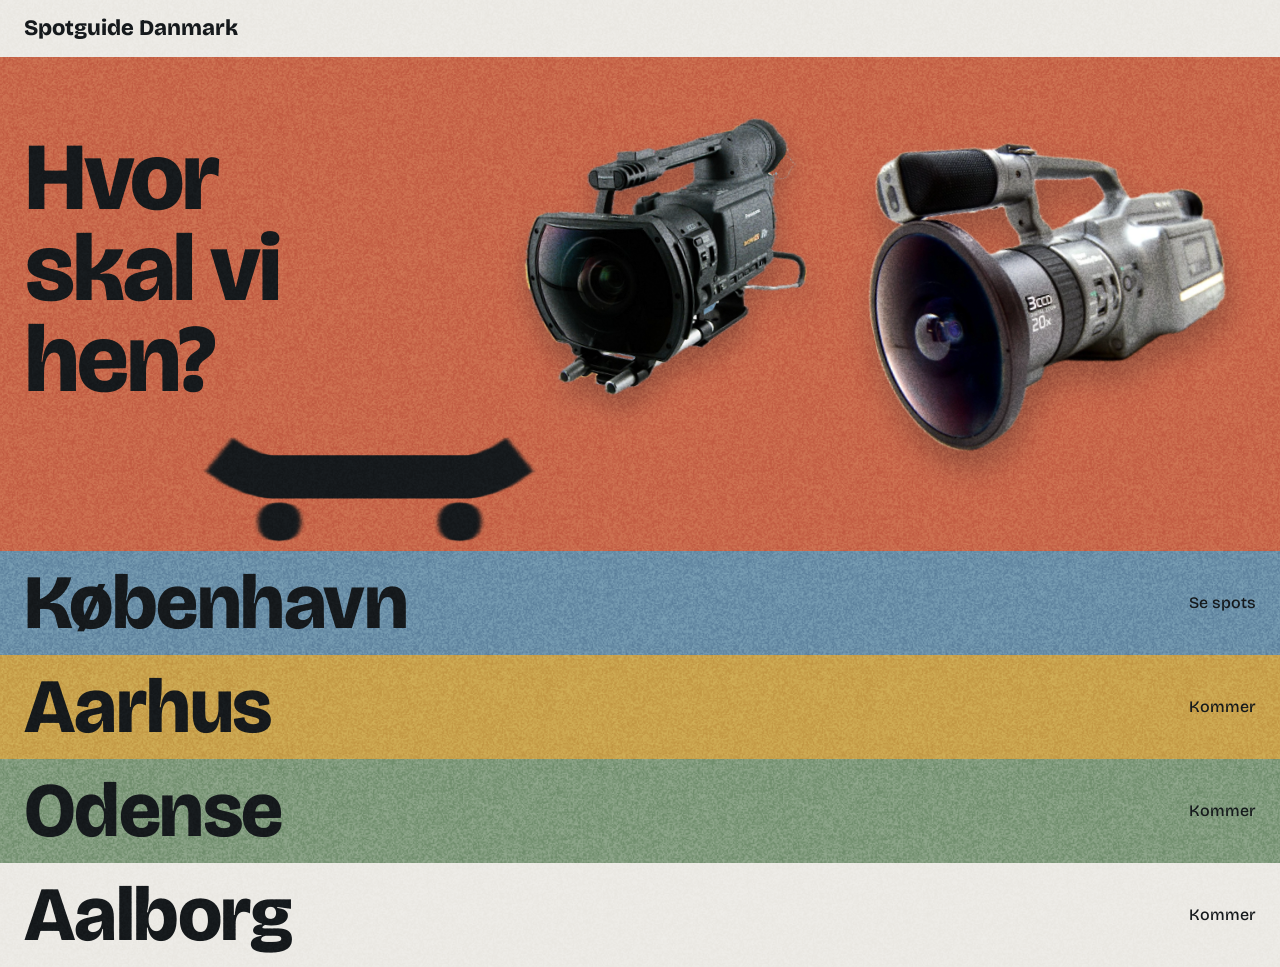
<file: public/index.html>
<!doctype html>
<html lang="da">
<head>
<meta charset="utf-8">
<meta name="viewport" content="width=device-width, initial-scale=1">
<title>Spotguide Danmark</title>
<meta name="description" content="Danmarks spotguide for street-skatere og filmere.">
<link rel="preconnect" href="https://fonts.googleapis.com">
<link rel="preconnect" href="https://fonts.gstatic.com" crossorigin>
<link href="https://fonts.googleapis.com/css2?family=Bricolage+Grotesque:opsz,wght@12..96,500;12..96,800&display=swap" rel="stylesheet">
<link rel="stylesheet" href="style.css">
</head>
<body>
<div class="side">
  <header class="top">
    <a class="logo" href="#">Spotguide Danmark</a>
  </header>

  <section id="skate-hero" class="hero">
    <svg class="skate-lag" aria-hidden="true">
      <defs>
        <filter id="skate-sloer-filter" filterUnits="userSpaceOnUse" x="0" y="0" width="100%" height="100%" color-interpolation-filters="sRGB">
          <feGaussianBlur id="skate-sloer" stdDeviation="0 0"></feGaussianBlur>
        </filter>
      </defs>
      <g id="skate-sloeret" fill="#15191C">
        <g id="skate-braet" display="none">
          <path id="skate-daek"></path>
          <path id="skate-hjul-a" transform="translate(-96 48) scale(0.5)"></path>
          <path id="skate-hjul-b" transform="translate(96 48) scale(0.5)"></path>
        </g>
        <g id="skate-spg">
          <path id="skate-bue"></path>
          <path id="skate-prik" transform="translate(-5 114.3)"></path>
        </g>
      </g>
    </svg>
    <div class="titel-boks">
      <h1 id="skate-titel">
        <span class="ord" style="animation-delay: 0.1s">Hvor</span>
        <span class="ord" style="animation-delay: 0.22s">skal</span>
        <span class="ord" style="animation-delay: 0.34s">vi</span>
        <span class="ord" style="animation-delay: 0.46s">hen?</span>
      </h1>
    </div>
    <div id="skate-scene" class="scene">
      <div id="skate-plads" class="plads"></div>
      <div id="kam-1" class="kam kam-hpx">
        <img class="kamera-1" src="billeder/hpx.png" alt="Panasonic HPX-kamera med fisheye-linse" width="518" height="488">
      </div>
      <div id="kam-2" class="kam kam-vx">
        <img class="kamera-2" src="billeder/vx.png" alt="Sony VX1000-kamera med fisheye-linse" width="864" height="737">
      </div>
    </div>
  </section>

  <nav class="byer" aria-label="Vælg by">
    <a class="by" style="background: #6A8FA8" href="/koebenhavn/"><span class="bynavn">København</span><span>Se spots</span></a>
    <div class="by" style="background: #C9A24C"><span class="bynavn">Aarhus</span><span>Kommer</span></div>
    <div class="by" style="background: #7F9A7C"><span class="bynavn">Odense</span><span>Kommer</span></div>
    <div class="by" style="background: #ECEAE5"><span class="bynavn">Aalborg</span><span>Kommer</span></div>
  </nav>

  <div id="skate-korn" class="korn" aria-hidden="true"></div>
</div>
<script src="skate.js"></script>
</body>
</html>
</file>
<file: public/style.css>
:root {
  --blaek: #15191C;
  --papir: #ECEAE5;
  --roed: #C8674A;
}

* { box-sizing: border-box; }

body {
  margin: 0;
  background: var(--blaek);
  color: var(--blaek);
  font-family: 'Bricolage Grotesque', sans-serif;
  font-size: 16px;
  font-weight: 500;
  line-height: 1.3;
}

a { color: var(--blaek); }

.side {
  position: relative;
  overflow: hidden;
  min-height: 100vh;
  min-height: 100dvh;
  display: flex;
  flex-direction: column;
}

.top {
  display: flex;
  justify-content: space-between;
  align-items: center;
  gap: 8px 24px;
  padding: 8px 16px;
  background: var(--papir);
}
.top nav { display: flex; gap: 24px; }
.top nav a { padding: 10px 0; }
.logo { font-size: 20px; font-weight: 800; text-decoration: none; }
.kun-stor { display: none; }

/* Telefon og tablet: overskrift øverst, kameraer over hinanden */
.hero {
  position: relative;
  flex: 1 1 auto;
  display: flex;
  flex-direction: column;
  padding: 14px 16px 18vw;
  background: var(--roed);
  overflow: hidden;
}
.skate-lag {
  position: absolute;
  left: 0;
  top: 0;
  width: 100%;
  height: 100%;
  pointer-events: none;
}
.titel-boks { position: relative; }
h1 {
  margin: 0 0 4px;
  font-size: 10.6vw;
  white-space: nowrap;
  font-weight: 800;
  line-height: 0.95;
  letter-spacing: -0.02em;
}
.ord {
  display: inline-block;
  animation: ord-ind .8s cubic-bezier(.16, .8, .2, 1) both;
}
.scene {
  position: relative;
  flex: 1 1 auto;
  width: 100%;
  aspect-ratio: 358 / 340;
}
.plads { position: absolute; left: 0; top: 0; width: 46%; height: 100%; }
.kam { position: absolute; right: 0; }
.kam img { display: block; width: 100%; height: auto; filter: drop-shadow(0 12px 10px rgba(21, 25, 28, 0.28)); }
.kam-hpx { top: 2%; width: 49%; }
.kam-vx { bottom: 0; width: 49%; }

.byer { flex: none; display: flex; flex-direction: column; }
.by {
  height: 66px;
  display: flex;
  justify-content: space-between;
  align-items: center;
  gap: 4px 24px;
  padding: 0 16px;
  text-decoration: none;
}
.bynavn { font-size: 46px; font-weight: 800; line-height: 1; letter-spacing: -0.02em; }
.hele-kortet {
  min-height: 56px;
  display: flex;
  align-items: center;
  justify-content: center;
  background: var(--blaek);
  color: var(--papir);
  font-weight: 800;
  text-decoration: none;
}

/* Korn over hele siden */
.korn {
  position: absolute;
  inset: -80px;
  pointer-events: none;
  mix-blend-mode: overlay;
  opacity: 0.16;
  background-size: 320px 320px;
}

@keyframes kamera-ind {
  from { opacity: 0; transform: translateY(30px); }
  to { opacity: 1; transform: translateY(0); }
}
@keyframes kamera-svaev {
  from { transform: translateY(0) rotate(0deg); }
  to { transform: translateY(-1.2vmin) rotate(-1.2deg); }
}
@keyframes ord-ind {
  from { opacity: 0; transform: translateX(-60px); }
  to { opacity: 1; transform: translateX(0); }
}
.kamera-1 { animation: kamera-ind .9s cubic-bezier(.2, .7, .2, 1) both, kamera-svaev 3.6s ease-in-out .9s infinite alternate; }
.kamera-2 { animation: kamera-ind .9s cubic-bezier(.2, .7, .2, 1) .2s both, kamera-svaev 4.4s ease-in-out 1.1s infinite alternate; }

@media (prefers-reduced-motion: reduce) {
  .kamera-1, .kamera-2, .ord { animation: none; }
}

/* Computer: overskrift til venstre, kameraer side om side */
@media (min-width: 900px) {
  .top { padding: 14px 24px; }
  .logo { font-size: 22px; }
  .kun-stor { display: inline; }
  .hero {
    flex: none;
    flex-direction: row;
    align-items: center;
    gap: 32px;
    padding: 24px 24px clamp(60px, 7.4vw, 110px);
  }
  .titel-boks { flex: 0 0 clamp(250px, 25.5vw, 360px); }
  h1 { margin: 0; font-size: clamp(56px, 7.5vw, 104px); white-space: normal; }
  .scene { flex: 1 1 auto; min-width: 0; aspect-ratio: 930 / 400; }
  .plads { width: 19.4%; height: 85%; }
  .kam img { filter: drop-shadow(0 18px 14px rgba(21, 25, 28, 0.28)); }
  .kam-hpx { left: 22%; right: auto; top: 10%; width: 34%; }
  .kam-vx { right: 0; bottom: auto; top: 14%; width: 39%; }
  .byer { flex: 1 1 auto; }
  .by { flex: 1 1 104px; height: auto; padding: 8px 24px; }
  .bynavn { font-size: clamp(44px, 6vw, 80px); }
  .hele-kortet { min-height: 64px; font-size: 18px; }
}
</file>
